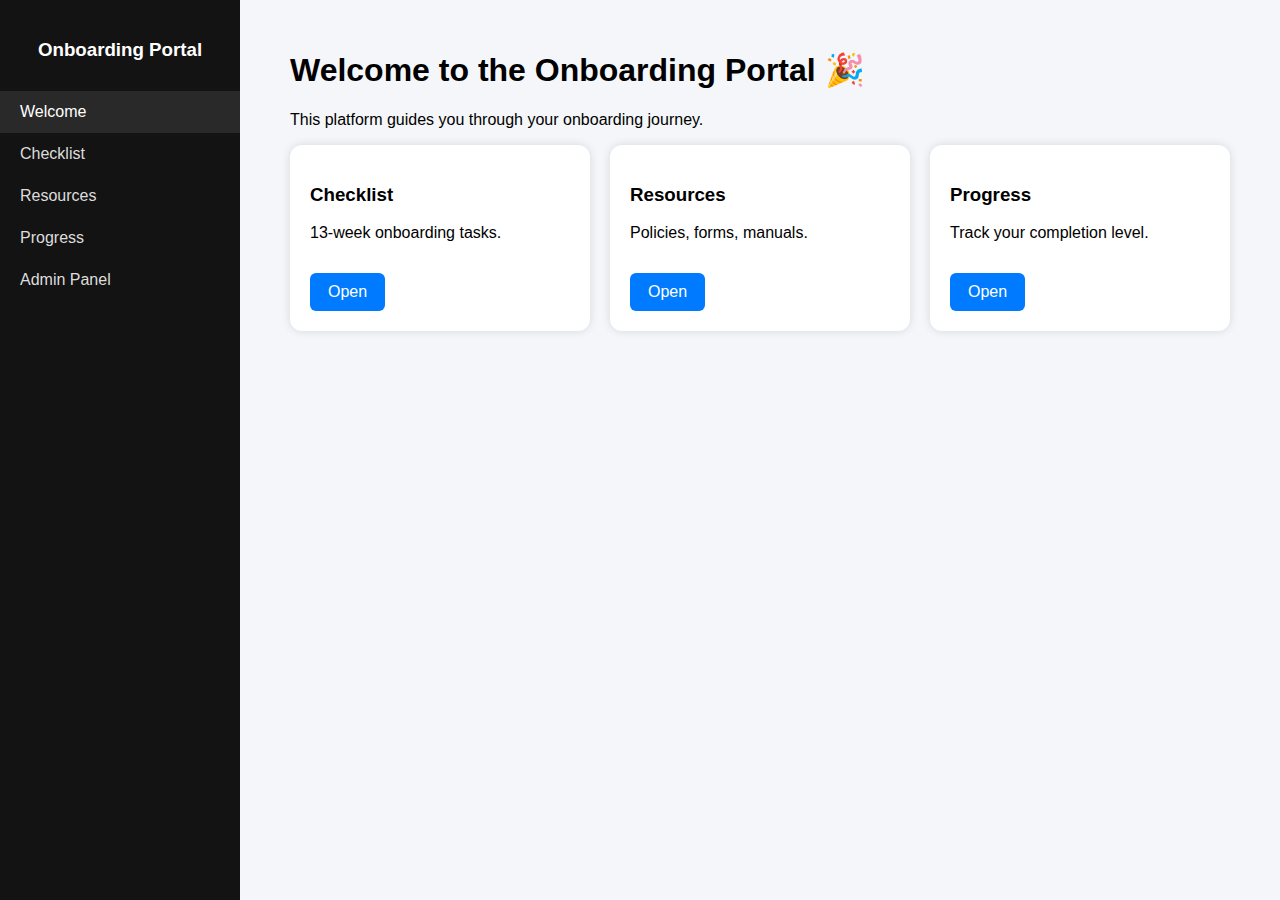
<file: index.html>
<!DOCTYPE html>
<html lang="en">
<head>
    <meta charset="UTF-8">
    <meta name="viewport" content="width=device-width, initial-scale=1.0">
    <title>Onboarding Portal</title>
    <link rel="stylesheet" href="styles.css">
</head>

<body>

<div class="sidebar dark">
    <h3>Onboarding Portal</h3>
    <ul>
        <li class="active"><a href="index.html">Welcome</a></li>
        <li><a href="checklist.html">Checklist</a></li>
        <li><a href="resources.html">Resources</a></li>
        <li><a href="progress.html">Progress</a></li>
        <li><a href="admin.html">Admin Panel</a></li>
    </ul>
</div>

<div class="content-area">
    <h1>Welcome to the Onboarding Portal 🎉</h1>
    <p>This platform guides you through your onboarding journey.</p>

    <div class="card-grid">
        <div class="card">
            <h3>Checklist</h3>
            <p>13-week onboarding tasks.</p>
            <a class="card-btn" href="checklist.html">Open</a>
        </div>

        <div class="card">
            <h3>Resources</h3>
            <p>Policies, forms, manuals.</p>
            <a class="card-btn" href="resources.html">Open</a>
        </div>

        <div class="card">
            <h3>Progress</h3>
            <p>Track your completion level.</p>
            <a class="card-btn" href="progress.html">Open</a>
        </div>
    </div>
</div>

</body>
</html>
</file>
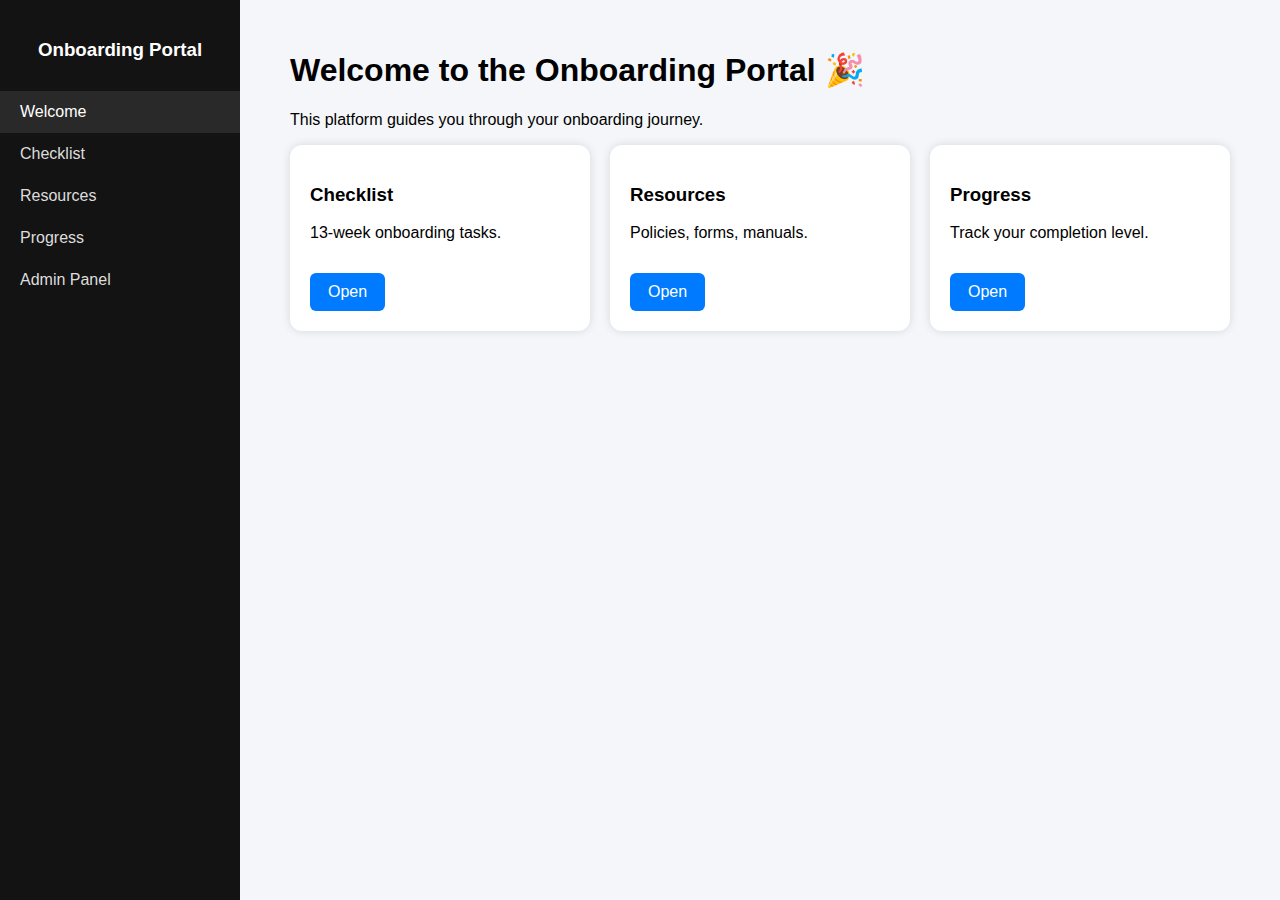
<file: admin.html>
<!DOCTYPE html>
<html>
<head>
    <title>Admin Panel</title>
    <link rel="stylesheet" href="styles.css">
    <script src="script.js"></script>
</head>

<body>

<script>
const password = "adminadmin";
const input = prompt("Enter Admin Panel Password:");

if (input !== password) {
    alert("Access denied.");
    window.location.href = "index.html";
}
</script>

<div class="sidebar dark">
    <h3>Onboarding Portal</h3>
    <ul>
        <li><a href="index.html">Welcome</a></li>
        <li><a href="checklist.html">Checklist</a></li>
        <li><a href="resources.html">Resources</a></li>
        <li><a href="progress.html">Progress</a></li>
        <li class="active"><a href="admin.html">Admin Panel</a></li>
    </ul>
</div>

<div class="content-area">
    <h1>Admin Panel</h1>

    <h3>Add Task</h3>
    <input id="newTask" placeholder="Enter task">
    <button onclick="addTask()">Add</button>

    <h3>Current Tasks</h3>
    <ul id="adminTaskList"></ul>
</div>

<script>
let tasks = getTasks();

function renderAdminList() {
    let html = "";
    tasks.forEach((t, i) => {
        html += `<li>${t}</li>`;
    });
    document.getElementById("adminTaskList").innerHTML = html;
}

function addTask() {
    const val = document.getElementById("newTask").value;
    if (!val) return;

    tasks.push(val);
    saveTasks(tasks);
    renderAdminList();
    alert("Task added.");
}

renderAdminList();
</script>

</body>
</html>
</file>
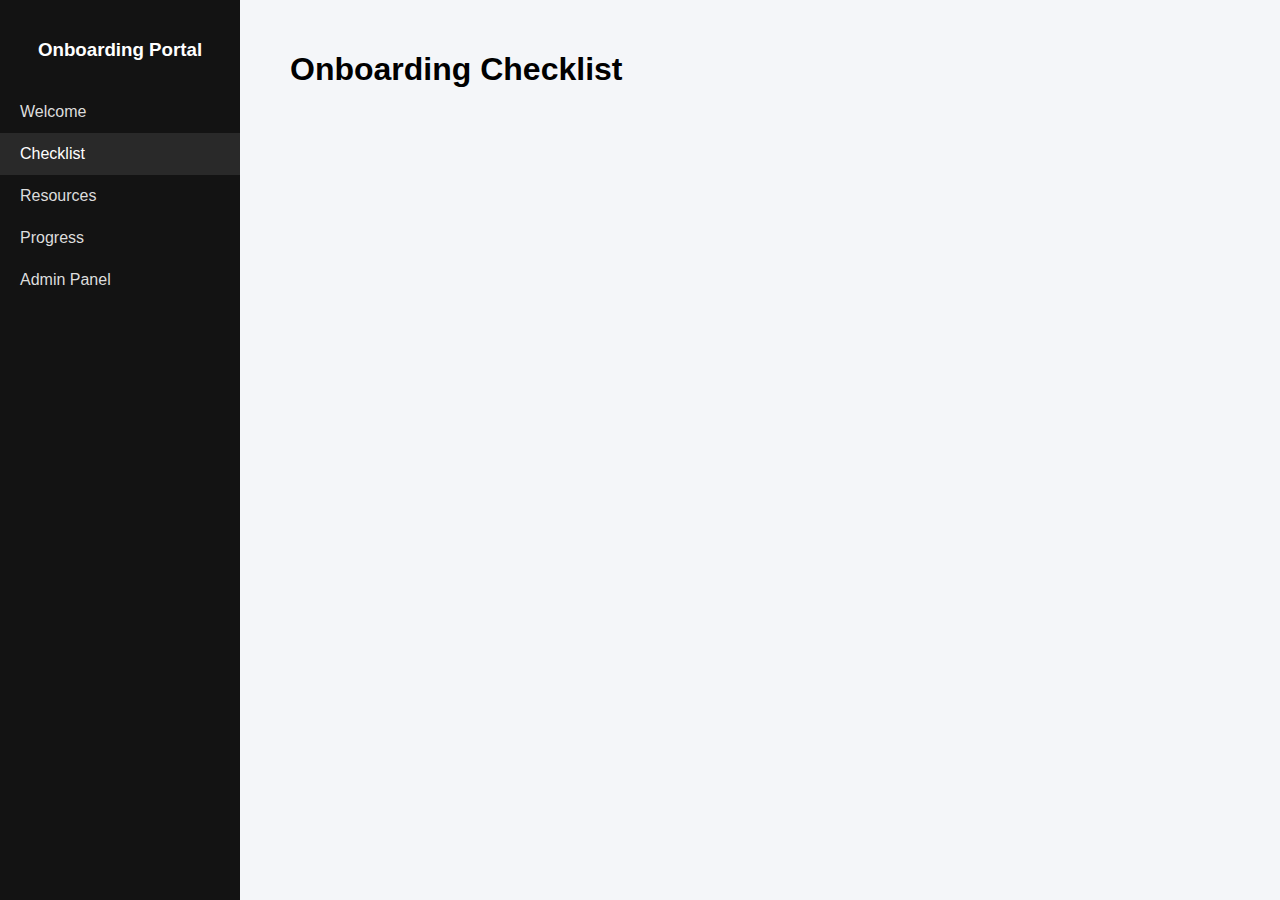
<file: checklist.html>
<!DOCTYPE html>
<html>
<head>
    <meta charset="UTF-8">
    <title>Checklist</title>
    <link rel="stylesheet" href="styles.css">
    <script src="script.js"></script>
</head>

<body>

<div class="sidebar dark">
    <h3>Onboarding Portal</h3>
    <ul>
        <li><a href="index.html">Welcome</a></li>
        <li class="active"><a href="checklist.html">Checklist</a></li>
        <li><a href="resources.html">Resources</a></li>
        <li><a href="progress.html">Progress</a></li>
        <li><a href="admin.html">Admin Panel</a></li>
    </ul>
</div>

<div class="content-area">
    <h1>Onboarding Checklist</h1>

    <ul id="taskList" class="checklist-box"></ul>
</div>


<script>
let tasks = getTasks();
let completed = getCompleted();

function renderTasks() {
    let html = "";

    tasks.forEach((t, i) => {
        const isChecked = completed.includes(i) ? "checked" : "";
        html += `
            <li>
                <input type="checkbox" data-id="${i}" ${isChecked} onclick="toggleTask(${i})">
                <span>${t}</span>
            </li>
        `;
    });

    document.getElementById("taskList").innerHTML = html;
}

function toggleTask(i) {
    if (completed.includes(i)) {
        completed = completed.filter(x => x !== i);
    } else {
        completed.push(i);
    }

    saveCompleted(completed);
    renderTasks();
}

renderTasks();
</script>

</body>
</html>
</file>
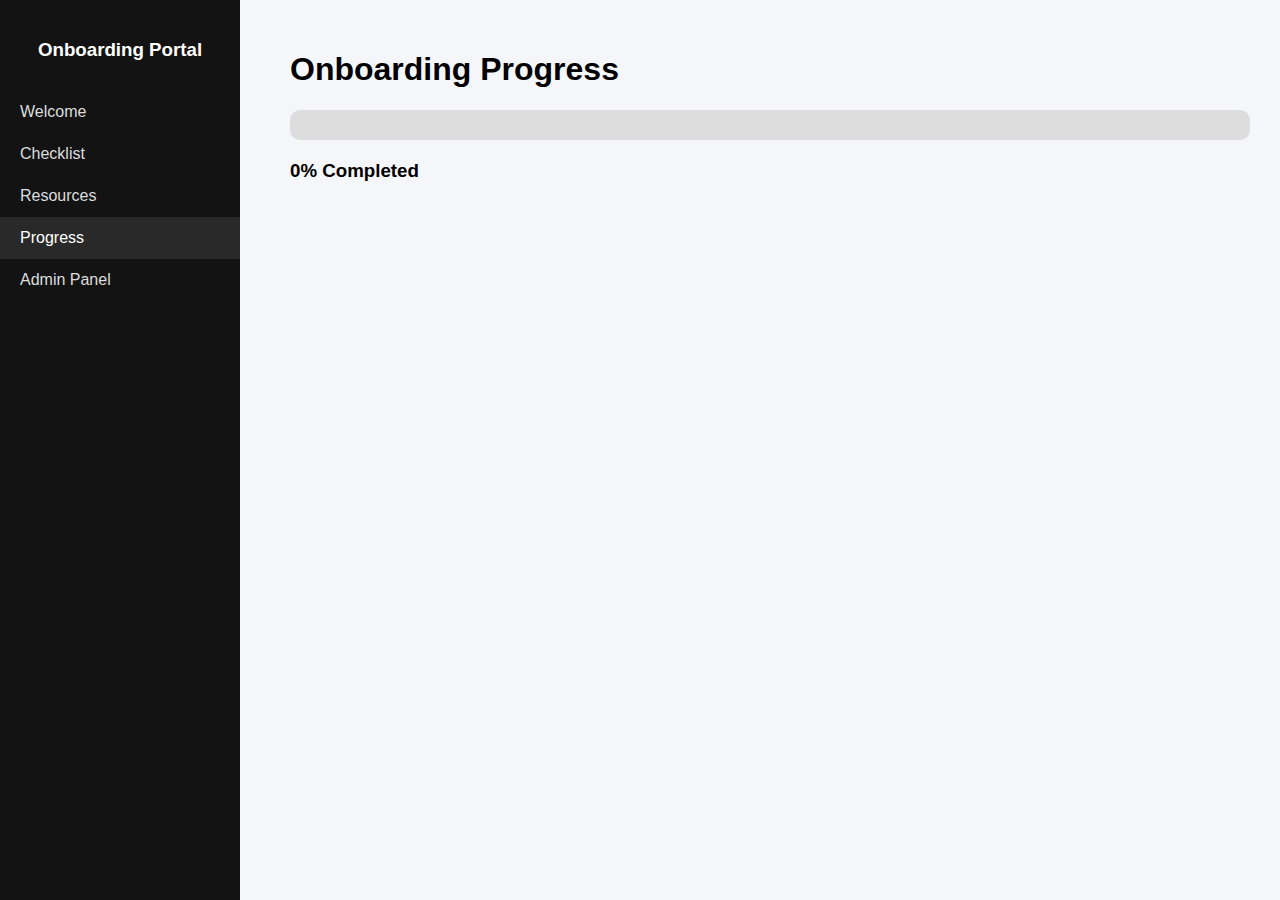
<file: progress.html>
<!DOCTYPE html>
<html>
<head>
    <title>Progress</title>
    <link rel="stylesheet" href="styles.css">
    <script src="script.js"></script>
</head>

<body>

<div class="sidebar dark">
    <h3>Onboarding Portal</h3>
    <ul>
        <li><a href="index.html">Welcome</a></li>
        <li><a href="checklist.html">Checklist</a></li>
        <li><a href="resources.html">Resources</a></li>
        <li class="active"><a href="progress.html">Progress</a></li>
        <li><a href="admin.html">Admin Panel</a></li>
    </ul>
</div>

<div class="content-area">
    <h1>Onboarding Progress</h1>

    <div class="progress-bar-big">
        <div id="progressFill"></div>
    </div>

    <h3 id="progressText"></h3>
</div>

<script>
const tasks = getTasks();
const completed = getCompleted();

const percent = tasks.length === 0 
    ? 0 
    : Math.round((completed.length / tasks.length) * 100);

document.getElementById("progressFill").style.width = percent + "%";
document.getElementById("progressText").innerText = percent + "% Completed";
</script>

</body>
</html>
</file>
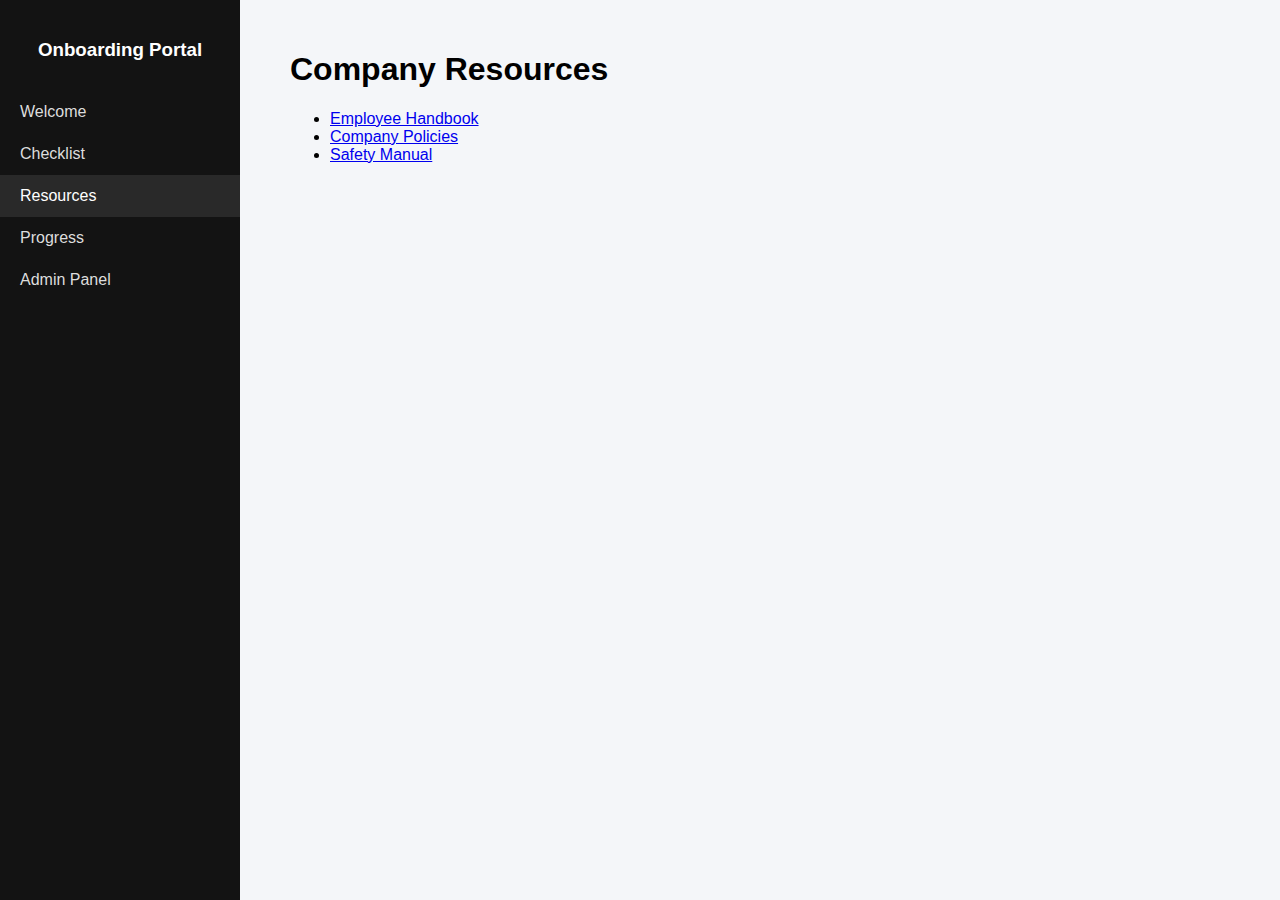
<file: resources.html>
<!DOCTYPE html>
<html>
<head>
    <title>Resources</title>
    <link rel="stylesheet" href="styles.css">
</head>

<body>

<div class="sidebar dark">
    <h3>Onboarding Portal</h3>
    <ul>
        <li><a href="index.html">Welcome</a></li>
        <li><a href="checklist.html">Checklist</a></li>
        <li class="active"><a href="resources.html">Resources</a></li>
        <li><a href="progress.html">Progress</a></li>
        <li><a href="admin.html">Admin Panel</a></li>
    </ul>
</div>

<div class="content-area">
    <h1>Company Resources</h1>

    <ul>
        <li><a href="#" target="_blank">Employee Handbook</a></li>
        <li><a href="#" target="_blank">Company Policies</a></li>
        <li><a href="#" target="_blank">Safety Manual</a></li>
    </ul>
</div>

</body>
</html>
</file>
<file: styles.css>
body {
    margin: 0;
    font-family: Arial, sans-serif;
    background: #f4f6f9;
}

.sidebar.dark {
    width: 240px;
    height: 100vh;
    background: #131313;
    color: white;
    position: fixed;
    left: 0;
    top: 0;
    padding-top: 20px;
}

.sidebar.dark h3 {
    text-align: center;
    margin-bottom: 30px;
}

.sidebar.dark ul {
    list-style: none;
    padding: 0;
}

.sidebar.dark ul li a {
    display: block;
    padding: 12px 20px;
    color: #ddd;
    text-decoration: none;
}

.sidebar.dark ul li a:hover,
.sidebar.dark ul li.active a {
    background: #292929;
    color: #fff;
}

.content-area {
    margin-left: 260px;
    padding: 30px;
}

.card-grid {
    display: flex;
    gap: 20px;
    flex-wrap: wrap;
}

.card {
    width: 260px;
    background: #ffffff;
    padding: 20px;
    border-radius: 12px;
    box-shadow: 0 0 10px rgba(0,0,0,0.12);
}

.card-btn {
    display: inline-block;
    margin-top: 15px;
    padding: 10px 18px;
    background: #007bff;
    color: white;
    border-radius: 6px;
    text-decoration: none;
}

.card-btn:hover {
    background: #0056b3;
}

.checklist-box li {
    margin-bottom: 12px;
    font-size: 1.1rem;
}

.progress-bar-big {
    width: 100%;
    height: 30px;
    background: #ddd;
    border-radius: 10px;
    margin: 20px 0;
}

#progressFill {
    height: 30px;
    width: 0%;
    background: #007bff;
    border-radius: 10px;
    transition: 0.4s;
}
</file>
